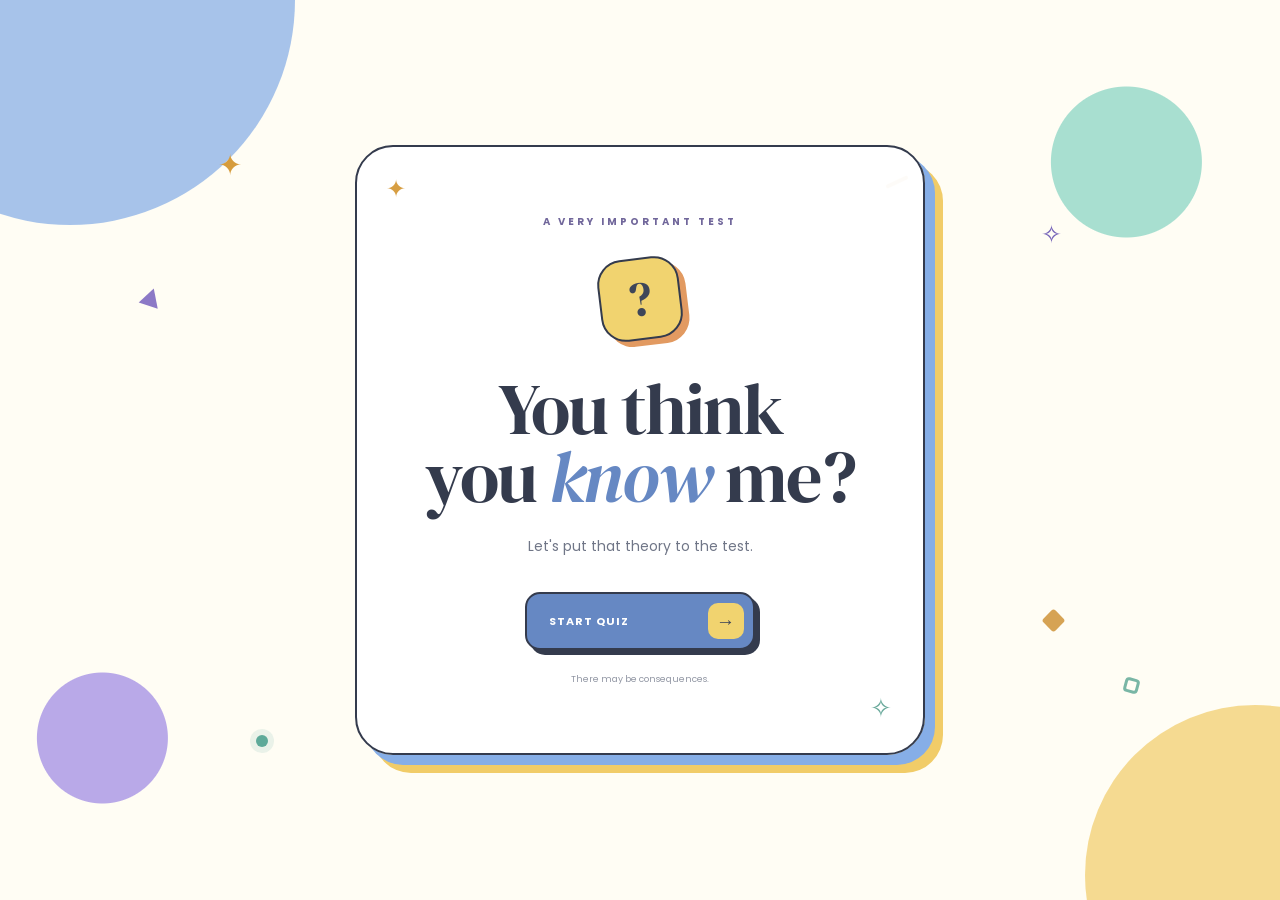
<file: index.html>
<!DOCTYPE html>
<html lang="en">
<head>
    <meta charset="UTF-8">
    <meta name="viewport" content="width=device-width, initial-scale=1.0">
    <title>Friend Quiz</title>
    <link rel="stylesheet" href="style.css">
</head>

<body>

    <main class="landing">

        <!-- Floating decorations -->
        <div class="float-item one">✦</div>
        <div class="float-item two">✧</div>
        <div class="float-item three"></div>
        <div class="float-item four"></div>
        <div class="float-item five"></div>
        <div class="float-item six"></div>
        <div class="float-item seven"></div>

        <!-- Main quiz card -->
        <section class="quiz-intro">

            <p class="label">A VERY IMPORTANT TEST</p>

            <div class="question-mark">
                ?
            </div>

            <h1>
                You think<br>
                you <em>know</em> me?
            </h1>

            <p class="subtitle">
                Let's put that theory to the test.
            </p>

            <a href="quiz.html" class="start">
                <span>START QUIZ</span>
                <b>→</b>
            </a>

            <p class="tiny-text">
                There may be consequences.
            </p>

        </section>

    </main>

</body>
</html>
</file>
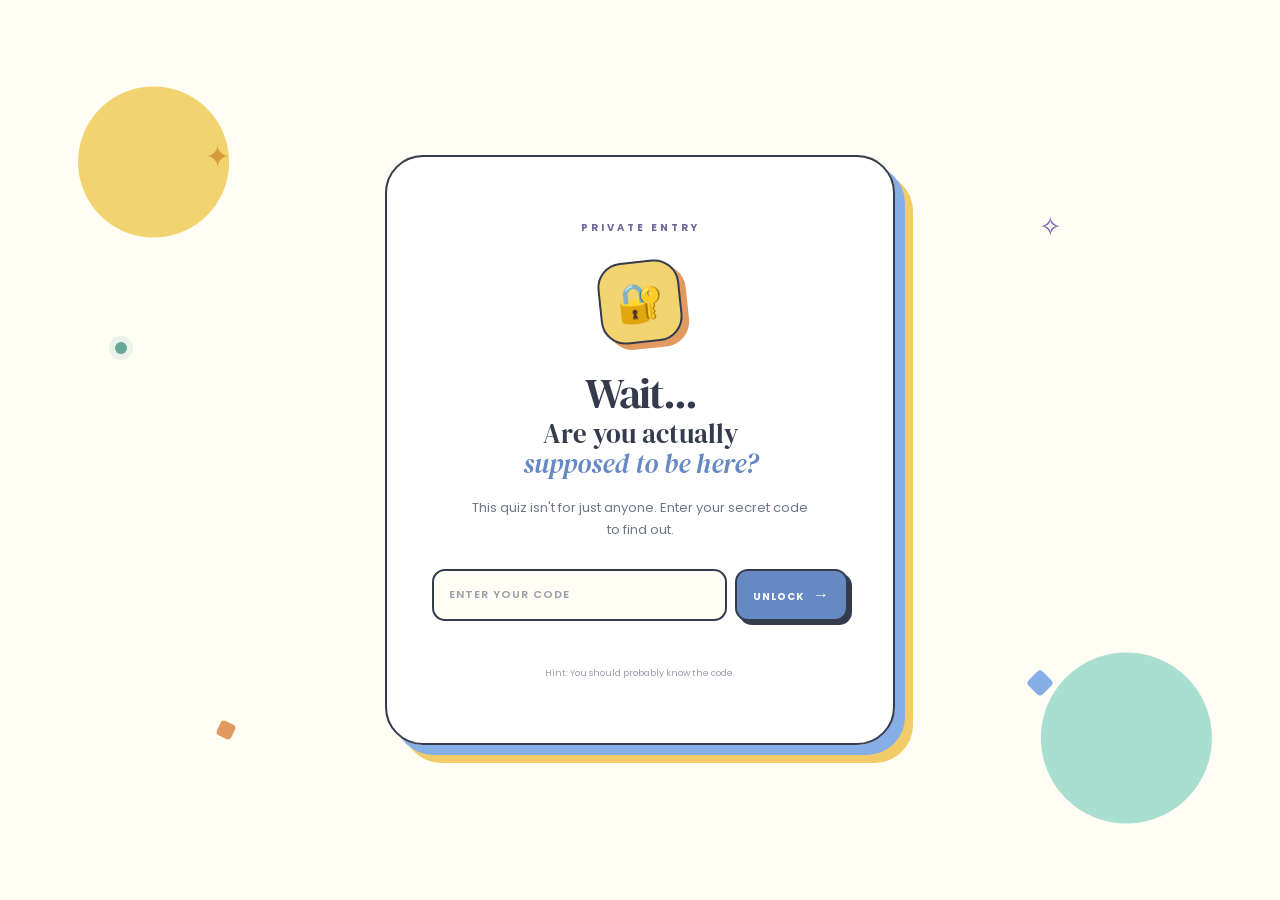
<file: game.html>
<!DOCTYPE html>
<html lang="en">
<head>
    <meta charset="UTF-8">
    <meta name="viewport" content="width=device-width, initial-scale=1.0">

    <title>Friend Quiz</title>

    <link rel="stylesheet" href="style.css">
</head>

<body>

    <main class="game-page">

        <!-- BACKGROUND DECORATIONS -->

        <div class="game-shape game-shape-one">✦</div>
        <div class="game-shape game-shape-two">✧</div>
        <div class="game-shape game-shape-three"></div>
        <div class="game-shape game-shape-four"></div>
        <div class="game-shape game-shape-five"></div>


        <!-- TOP BAR -->

        <header class="game-header">

            <div class="round-info">

                <span class="small-label">
                    FRIENDSHIP TEST
                </span>

                <strong id="roundNumber">
                    ROUND 1 / 5
                </strong>

            </div>


            <div class="score-box">

                <span>
                    SCORE
                </span>

                <strong id="score">
                    0
                </strong>

            </div>

        </header>


        <!-- PROGRESS -->

        <div class="progress-area">

            <div class="progress-text">

                <span id="questionCount">
                    QUESTION 1 / 20
                </span>

                <span id="percentage">
                    0%
                </span>

            </div>

            <div class="progress-track">

                <div
                    class="progress-fill"
                    id="progressFill">
                </div>

            </div>

        </div>


        <!-- ROUND INTRO -->

        <section
            class="round-intro"
            id="roundIntro">

            <p class="round-tag">
                ROUND 1
            </p>

            <h1 id="roundTitle">
                Surely You Know This
            </h1>

            <p id="roundSubtitle">
                We've known each other long enough...
            </p>

            <button
                class="continue-btn"
                id="continueBtn">

                LET'S GO

                <span>→</span>

            </button>

        </section>


        <!-- QUESTION CARD -->

        <section
            class="question-card"
            id="questionCard">

            <div class="question-number">
                Q<span id="currentQuestion">1</span>
            </div>

            <h2 id="questionText">
                Question goes here
            </h2>


            <div
                class="answers"
                id="answers">

                <button class="answer">
                    <span class="answer-letter">A</span>
                    <span class="answer-text">Answer</span>
                </button>

                <button class="answer">
                    <span class="answer-letter">B</span>
                    <span class="answer-text">Answer</span>
                </button>

                <button class="answer">
                    <span class="answer-letter">C</span>
                    <span class="answer-text">Answer</span>
                </button>

                <button class="answer">
                    <span class="answer-letter">D</span>
                    <span class="answer-text">Answer</span>
                </button>

            </div>


            <div
                class="answer-reaction"
                id="answerReaction">

                <span id="reactionIcon">
                    ✨
                </span>

                <span id="reactionText">
                    Choose wisely...
                </span>

            </div>

        </section>


        <!-- NEXT BUTTON -->

        <button
            class="next-btn"
            id="nextBtn">

            NEXT

            <span>→</span>

        </button>


        <!-- BOTTOM MESSAGE -->

        <p class="game-footer">
            Choose carefully. Your friendship depends on it.
        </p>


    </main>


    <script src="config.js"></script>
    <script src="game.js"></script>

</body>
</html>
</file>
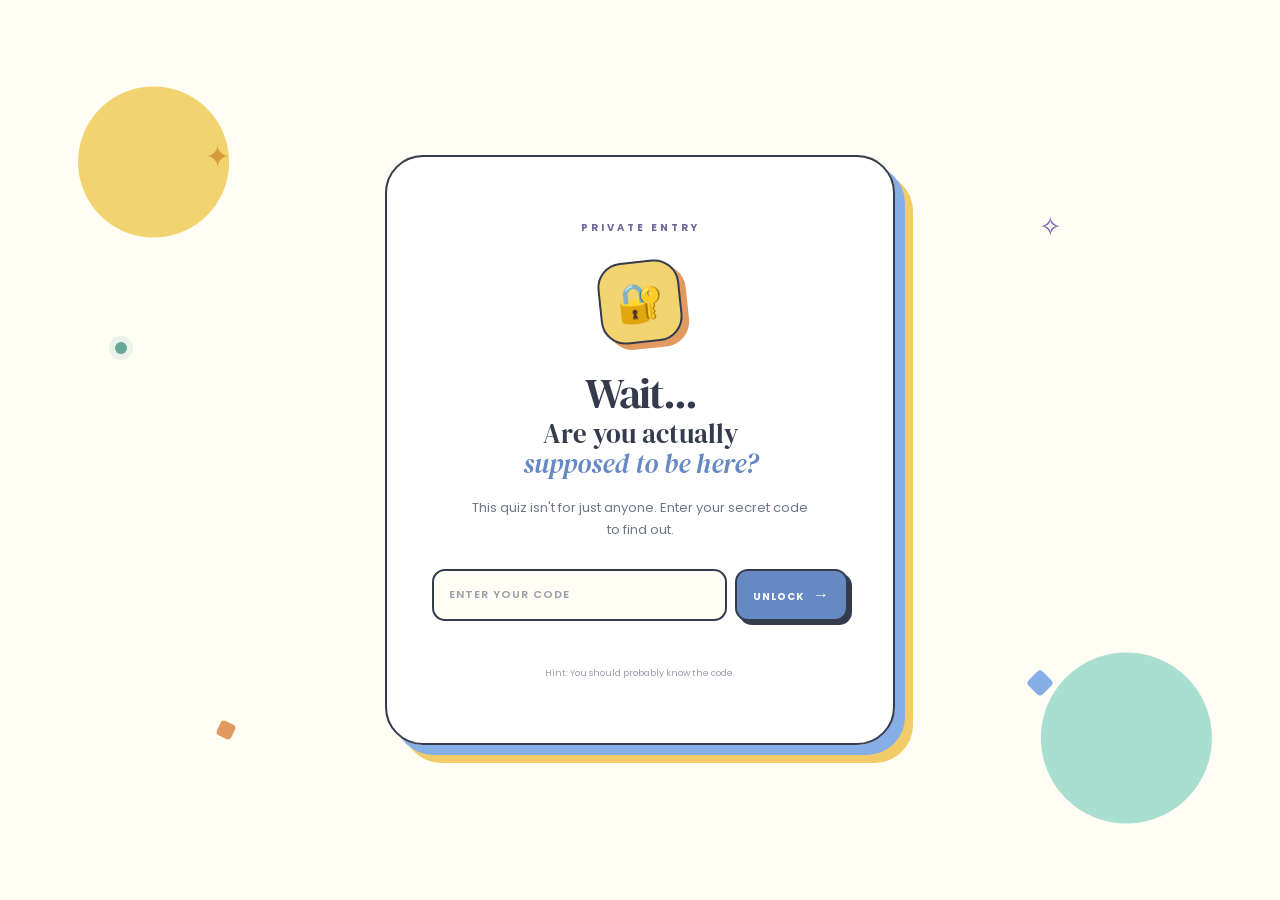
<file: quiz.html>
<!DOCTYPE html>
<html lang="en">
<head>
    <meta charset="UTF-8">
    <meta name="viewport" content="width=device-width, initial-scale=1.0">
    <title>You've Been Invited</title>
    <link rel="stylesheet" href="style.css">
</head>

<body>

    <main class="access-page">

        <div class="access-shape shape-one">✦</div>
        <div class="access-shape shape-two">✧</div>
        <div class="access-shape shape-three"></div>
        <div class="access-shape shape-four"></div>
        <div class="access-shape shape-five"></div>

        <section class="access-card">

            <p class="access-label">PRIVATE ENTRY</p>

            <div class="lock-icon">
                🔐
            </div>

            <h1>
                Wait...
            </h1>

            <p class="access-title">
                Are you actually<br>
                <em>supposed to be here?</em>
            </p>

            <p class="access-text">
                This quiz isn't for just anyone.
                Enter your secret code to find out.
            </p>

            <div class="code-box">
                <input
                    type="text"
                    id="secretCode"
                    placeholder="ENTER YOUR CODE"
                    maxlength="20"
                    autocomplete="off"
                >

                <button id="unlockBtn">
                    UNLOCK
                    <span>→</span>
                </button>
            </div>

            <p id="errorMessage" class="error-message"></p>

            <p class="access-hint">
                Hint: You should probably know the code.
            </p>

        </section>

    </main>

   <script src="config.js"></script>
<script src="quiz.js"></script>

</body>
</html>
</file>
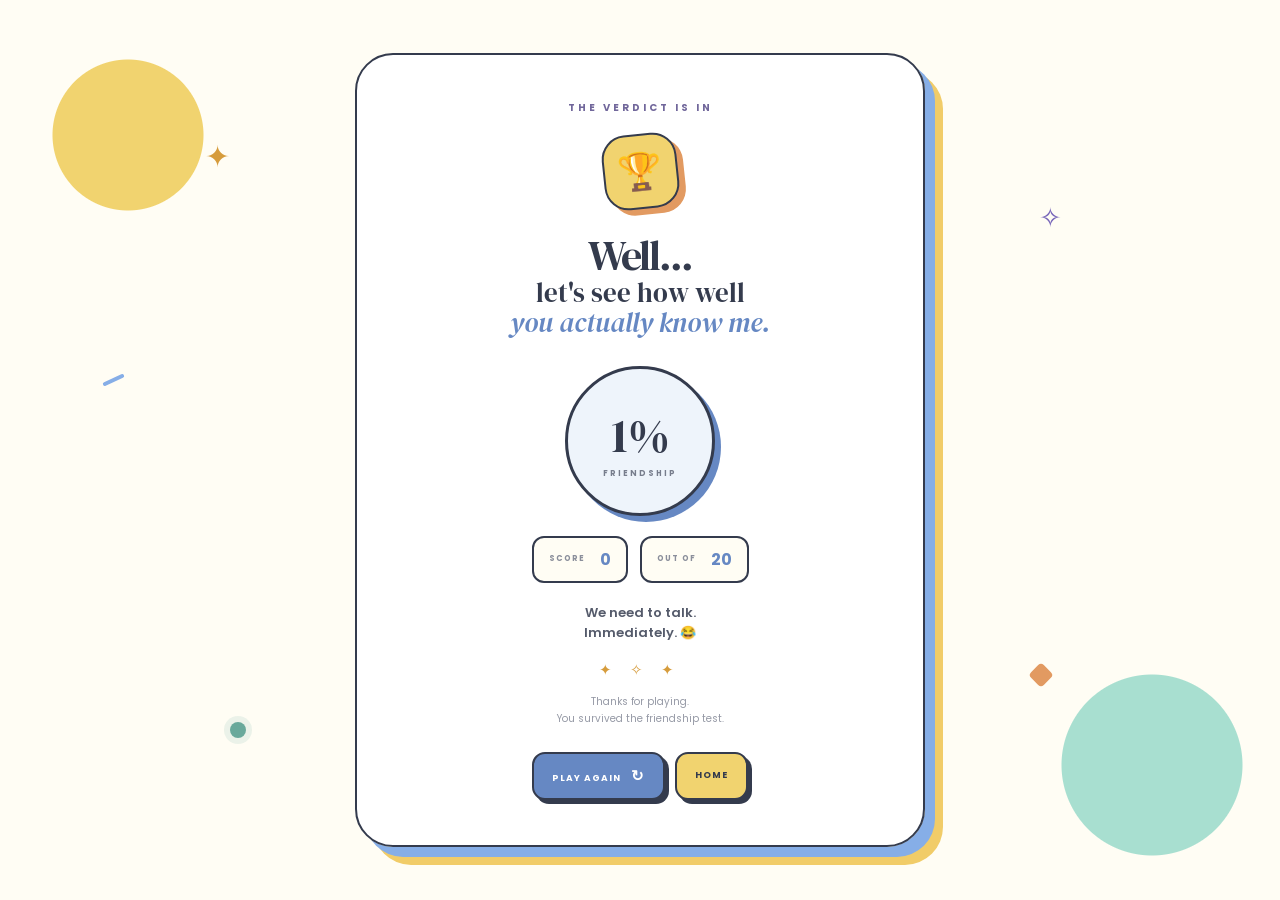
<file: result.html>
<!DOCTYPE html>
<html lang="en">

<head>
    <meta charset="UTF-8">
    <meta name="viewport" content="width=device-width, initial-scale=1.0">

    <title>Your Results</title>

    <link rel="stylesheet" href="style.css">
</head>

<body>

    <main class="result-page">

        <div class="result-shape result-one">✦</div>
        <div class="result-shape result-two">✧</div>
        <div class="result-shape result-three"></div>
        <div class="result-shape result-four"></div>
        <div class="result-shape result-five"></div>


        <section class="result-card">

            <p class="result-label">
                THE VERDICT IS IN
            </p>


            <div class="trophy">
                🏆
            </div>


            <h1>
                Well...
            </h1>

            <p class="result-title">
                let's see how well<br>
                <em>you actually know me.</em>
            </p>


            <div class="score-circle">

                <div class="score-number" id="percentage">
                    0%
                </div>

                <span>
                    FRIENDSHIP
                </span>

            </div>


            <div class="score-details">

                <div class="detail-box">

                    <span>
                        SCORE
                    </span>

                    <strong id="score">
                        0
                    </strong>

                </div>


                <div class="detail-box">

                    <span>
                        OUT OF
                    </span>

                    <strong id="total">
                        20
                    </strong>

                </div>

            </div>


            <p
                class="result-message"
                id="resultMessage">
                Calculating your friendship status...
            </p>


            <div class="result-divider">
                ✦ ✧ ✦
            </div>


            <p class="final-message">
                Thanks for playing.
                <br>
                You survived the friendship test.
            </p>


            <div class="result-buttons">

                <button
                    class="play-again"
                    id="playAgain">

                    PLAY AGAIN
                    <span>↻</span>

                </button>

                <button
                    class="home-btn"
                    id="homeBtn">

                    HOME

                </button>

            </div>

        </section>

    </main>


    <script src="result.js"></script>

</body>

</html>
</file>
<file: style.css>
@import url('https://fonts.googleapis.com/css2?family=DM+Serif+Display:ital@0;1&family=Poppins:wght@400;500;600;700&display=swap');

* {
    margin: 0;
    padding: 0;
    box-sizing: border-box;
}

body {
    min-height: 100vh;
    font-family: 'Poppins', sans-serif;
    overflow: hidden;
}

.landing {
    min-height: 100vh;
    position: relative;
    display: flex;
    align-items: center;
    justify-content: center;
    overflow: hidden;

    background:
        radial-gradient(circle at 88% 18%, #a8dfd0 0 75px, transparent 76px),
        radial-gradient(circle at 8% 82%, #b9a9e8 0 65px, transparent 66px),
        #fffdf4;
}

/* BACKGROUND BLOBS */

.landing::before {
    content: "";
    position: absolute;
    width: 450px;
    height: 450px;
    border-radius: 50%;
    background: #86aee7;
    top: -225px;
    left: -155px;
    opacity: 0.72;
}

.landing::after {
    content: "";
    position: absolute;
    width: 340px;
    height: 340px;
    border-radius: 50%;
    background: #f1cc68;
    right: -145px;
    bottom: -145px;
    opacity: 0.7;
}

/* FUN FLOATING ELEMENTS */

.float-item {
    position: absolute;
    z-index: 3;
    pointer-events: none;
}

/* star */

.one {
    top: 16%;
    left: 17%;
    color: #d69c3c;
    font-size: 29px;
    animation: floatOne 4s ease-in-out infinite;
}

/* sparkle */

.two {
    right: 17%;
    top: 24%;
    color: #7563b8;
    font-size: 25px;
    animation: floatTwo 5s ease-in-out infinite;
}

/* little dot */

.three {
    bottom: 17%;
    left: 20%;
    width: 12px;
    height: 12px;
    border-radius: 50%;
    background: #5eaa99;
    box-shadow: 0 0 0 6px rgba(94, 170, 153, 0.13);
    animation: floatThree 4.5s ease-in-out infinite;
}

/* DIAMOND */

.four {
    top: 68%;
    right: 17%;
    width: 17px;
    height: 17px;
    background: #d6a354;
    transform: rotate(45deg);
    border-radius: 3px;
    animation: diamondFloat 5s ease-in-out infinite;
}

/* TRIANGLE */

.five {
    top: 32%;
    left: 11%;
    width: 0;
    height: 0;
    border-left: 10px solid transparent;
    border-right: 10px solid transparent;
    border-bottom: 18px solid #8c79c6;
    transform: rotate(18deg);
    animation: triangleFloat 6s ease-in-out infinite;
}

/* SMALL SQUARE */

.six {
    bottom: 23%;
    right: 11%;
    width: 15px;
    height: 15px;
    border: 3px solid #79b6a5;
    border-radius: 4px;
    transform: rotate(15deg);
    animation: squareFloat 5s ease-in-out infinite;
}

/* DASH */

.seven {
    top: 20%;
    right: 29%;
    width: 24px;
    height: 4px;
    border-radius: 5px;
    background: #d6a354;
    transform: rotate(-25deg);
}

/* MAIN CARD */

.quiz-intro {
    width: min(88%, 570px);
    min-height: 610px;

    background: rgba(255, 255, 255, 0.96);

    border-radius: 38px;
    position: relative;
    z-index: 5;

    display: flex;
    flex-direction: column;
    align-items: center;
    justify-content: center;

    text-align: center;
    padding: 55px 40px;

    border: 2px solid #343b4d;

    box-shadow:
        10px 10px 0 #86aee7,
        18px 18px 0 #f1cc68;

    animation: appear 0.8s ease;
}

/* TOP LABEL */

.label {
    font-size: 10px;
    font-weight: 700;
    letter-spacing: 3px;
    color: #71679b;
    margin-bottom: 28px;
}

/* QUESTION MARK */

.question-mark {
    width: 82px;
    height: 82px;

    border-radius: 25px;

    background: #f1d36f;
    color: #3e4659;

    display: flex;
    align-items: center;
    justify-content: center;

    font-family: 'DM Serif Display', serif;
    font-size: 48px;

    transform: rotate(-7deg);

    border: 2px solid #343b4d;

    box-shadow: 6px 6px 0 #e29a61;

    margin-bottom: 35px;

    transition: 0.3s ease;
}

.quiz-intro:hover .question-mark {
    transform: rotate(5deg) translateY(-6px);
}

/* HEADING */

h1 {
    font-family: 'DM Serif Display', serif;
    font-size: clamp(48px, 8vw, 72px);
    font-weight: 400;
    line-height: 0.95;
    letter-spacing: -2px;
    color: #343b4d;
}

h1 em {
    color: #6688c3;
    font-style: italic;
}

/* SUBTITLE */

.subtitle {
    margin-top: 25px;
    font-size: 14px;
    color: #707687;
}

/* BUTTON */

.start {
    margin-top: 35px;
    width: 230px;

    padding: 9px 9px 9px 22px;

    border-radius: 15px;

    background: #6688c3;
    color: white;

    text-decoration: none;

    display: flex;
    align-items: center;
    justify-content: space-between;

    font-size: 11px;
    font-weight: 700;
    letter-spacing: 1px;

    border: 2px solid #343b4d;

    box-shadow: 5px 5px 0 #343b4d;

    transition: 0.2s ease;
}

.start b {
    width: 36px;
    height: 36px;

    border-radius: 10px;

    background: #f1d36f;
    color: #3f4658;

    display: flex;
    align-items: center;
    justify-content: center;

    font-size: 19px;

    transition: 0.25s ease;
}

.start:hover {
    transform: translate(-3px, -3px);
    box-shadow: 8px 8px 0 #343b4d;
    background: #597bb7;
}

.start:hover b {
    transform: translateX(5px) rotate(-5deg);
}

/* BOTTOM TEXT */

.tiny-text {
    margin-top: 23px;
    font-size: 9px;
    color: #9297a4;
}

/* CARD DECORATIONS */

.quiz-intro::before {
    content: "✦";

    position: absolute;

    top: 24px;
    left: 29px;

    color: #d79e42;
    font-size: 24px;

    animation: spin 5s linear infinite;
}

.quiz-intro::after {
    content: "✧";

    position: absolute;

    bottom: 25px;
    right: 31px;

    color: #69a99b;
    font-size: 26px;

    animation: floatTwo 4s ease-in-out infinite;
}

/* ANIMATIONS */

@keyframes appear {
    from {
        opacity: 0;
        transform: translateY(25px) scale(0.96);
    }

    to {
        opacity: 1;
        transform: translateY(0) scale(1);
    }
}

@keyframes floatOne {
    0%, 100% {
        transform: translateY(0) rotate(0deg);
    }

    50% {
        transform: translateY(-12px) rotate(10deg);
    }
}

@keyframes floatTwo {
    0%, 100% {
        transform: translateY(0) rotate(0deg);
    }

    50% {
        transform: translateY(-10px) rotate(-10deg);
    }
}

@keyframes floatThree {
    0%, 100% {
        transform: translateY(0);
    }

    50% {
        transform: translateY(-14px);
    }
}

@keyframes diamondFloat {
    0%, 100% {
        transform: rotate(45deg) translateY(0);
    }

    50% {
        transform: rotate(55deg) translateY(-10px);
    }
}

@keyframes triangleFloat {
    0%, 100% {
        transform: rotate(18deg) translateY(0);
    }

    50% {
        transform: rotate(28deg) translateY(-10px);
    }
}

@keyframes squareFloat {
    0%, 100% {
        transform: rotate(15deg) translateY(0);
    }

    50% {
        transform: rotate(25deg) translateY(-9px);
    }
}

@keyframes spin {
    from {
        transform: rotate(0deg);
    }

    to {
        transform: rotate(360deg);
    }
}

/* ================= MOBILE ================= */

@media (max-width: 650px) {

    .game-page {
        min-height: 100vh;
        height: auto;
        padding: 25px 5% 30px;
        overflow-x: hidden;
        overflow-y: auto;
    }

    .game-header {
        width: 100%;
    }

    .round-info strong {
        font-size: 21px;
    }

    .progress-area {
        width: 100%;
        margin-top: 22px;
    }

    .round-intro {
        width: 100%;
        min-height: 350px;
        padding: 35px 25px;
        margin-top: 35px;
    }

    .round-intro h1 {
        font-size: 45px;
    }

    .question-card {
        width: 100%;
        padding: 30px 22px;
        margin-top: 30px;
        margin-bottom: 15px;
        overflow: visible;
        box-sizing: border-box;
    }

    .question-card h2 {
        font-size: 30px;
        line-height: 1.15;
    }

    .answers {
        width: 100%;
        grid-template-columns: 1fr;
        gap: 10px;
    }

    .answer {
        width: 100%;
        min-height: 60px;
        height: auto;
        padding: 12px 13px;
        box-sizing: border-box;
    }

    .answer-text {
        font-size: 12px;
        line-height: 1.4;
    }

    .answer-reaction {
        min-height: 25px;
        margin-top: 16px;
        margin-bottom: 8px;
        text-align: center;
    }

    .next-btn {
        display: none;
        width: 100%;
        min-height: 54px;
        margin: 15px auto 5px;
        padding: 12px 18px;
        position: relative;
        z-index: 20;
        box-sizing: border-box;
        align-items: center;
        justify-content: center;
    }

    .score-box {
        min-width: 72px;
        padding: 8px 10px;
    }

    .game-footer {
        margin-top: 20px;
        padding-top: 15px;
        padding-bottom: 10px;
    }

    .game-shape-one {
        left: 2%;
    }

    .game-shape-two {
        right: 2%;
    }
}
/* ================= ACCESS PAGE ================= */

.access-page {
    min-height: 100vh;
    position: relative;
    display: flex;
    align-items: center;
    justify-content: center;
    overflow: hidden;
    background:
        radial-gradient(circle at 12% 18%, #f1d36f 0 75px, transparent 76px),
        radial-gradient(circle at 88% 82%, #a8dfd0 0 85px, transparent 86px),
        #fffdf4;
}

/* BACKGROUND SHAPES */

.access-shape {
    position: absolute;
    pointer-events: none;
}

.shape-one {
    top: 15%;
    left: 16%;
    color: #d69c3c;
    font-size: 30px;
    animation: floatOne 4s ease-in-out infinite;
}

.shape-two {
    top: 23%;
    right: 17%;
    color: #7563b8;
    font-size: 27px;
    animation: floatTwo 5s ease-in-out infinite;
}

.shape-three {
    bottom: 18%;
    left: 17%;
    width: 16px;
    height: 16px;
    background: #e29a61;
    border-radius: 4px;
    transform: rotate(25deg);
    animation: squareFloat 5s ease-in-out infinite;
}

.shape-four {
    bottom: 23%;
    right: 18%;
    width: 20px;
    height: 20px;
    background: #86aee7;
    transform: rotate(45deg);
    border-radius: 4px;
    animation: diamondFloat 5s ease-in-out infinite;
}

.shape-five {
    top: 38%;
    left: 9%;
    width: 12px;
    height: 12px;
    border-radius: 50%;
    background: #69a99b;
    box-shadow: 0 0 0 6px rgba(105, 169, 155, 0.13);
}

/* CARD */

.access-card {
    width: min(90%, 510px);
    min-height: 590px;

    position: relative;
    z-index: 5;

    background: rgba(255, 255, 255, 0.96);

    border: 2px solid #343b4d;
    border-radius: 38px;

    padding: 55px 45px;

    display: flex;
    flex-direction: column;
    align-items: center;
    justify-content: center;

    text-align: center;

    box-shadow:
        10px 10px 0 #86aee7,
        18px 18px 0 #f1cc68;

    animation: appear 0.8s ease;
}

/* LABEL */

.access-label {
    font-size: 10px;
    font-weight: 700;
    letter-spacing: 3px;
    color: #71679b;
    margin-bottom: 25px;
}

/* LOCK */

.lock-icon {
    width: 82px;
    height: 82px;

    display: flex;
    align-items: center;
    justify-content: center;

    background: #f1d36f;
    border: 2px solid #343b4d;
    border-radius: 25px;

    font-size: 38px;

    transform: rotate(-6deg);

    box-shadow: 6px 6px 0 #e29a61;

    margin-bottom: 30px;

    transition: 0.3s ease;
}

.access-card:hover .lock-icon {
    transform: rotate(5deg) translateY(-5px);
}

/* HEADING */

.access-card h1 {
    font-family: 'DM Serif Display', serif;
    font-size: 43px;
    font-weight: 400;
    color: #343b4d;
    margin-bottom: 5px;
}

.access-title {
    font-family: 'DM Serif Display', serif;
    font-size: 27px;
    line-height: 1.1;
    color: #343b4d;
}

.access-title em {
    color: #6688c3;
    font-style: italic;
}

/* DESCRIPTION */

.access-text {
    max-width: 350px;
    margin-top: 18px;

    font-size: 13px;
    line-height: 1.7;
    color: #707687;
}

/* CODE BOX */

.code-box {
    width: 100%;
    margin-top: 28px;

    display: flex;
    gap: 8px;
}

.code-box input {
    min-width: 0;
    flex: 1;

    height: 52px;

    padding: 0 15px;

    border: 2px solid #343b4d;
    border-radius: 13px;

    background: #fffdf4;

    font-family: 'Poppins', sans-serif;
    font-size: 11px;
    font-weight: 600;
    letter-spacing: 1px;

    outline: none;
    color: #343b4d;

    transition: 0.2s ease;
}

.code-box input:focus {
    box-shadow: 4px 4px 0 #f1cc68;
    transform: translateY(-2px);
}

.code-box input::placeholder {
    color: #9b9eaa;
}

/* BUTTON */

.code-box button {
    height: 52px;

    padding: 0 16px;

    border: 2px solid #343b4d;
    border-radius: 13px;

    background: #6688c3;
    color: white;

    font-family: 'Poppins', sans-serif;
    font-size: 10px;
    font-weight: 700;
    letter-spacing: 1px;

    cursor: pointer;

    box-shadow: 4px 4px 0 #343b4d;

    transition: 0.2s ease;
}

.code-box button span {
    margin-left: 6px;
    font-size: 16px;
}

.code-box button:hover {
    transform: translate(-2px, -2px);
    box-shadow: 6px 6px 0 #343b4d;
    background: #597bb7;
}

/* ERROR */

.error-message {
    min-height: 18px;

    margin-top: 12px;

    font-size: 11px;
    font-weight: 600;

    color: #c7774e;
}

/* HINT */

.access-hint {
    margin-top: 16px;

    font-size: 9px;
    color: #999daa;
}

/* MOBILE */

@media (max-width: 600px) {

    .access-card {
        width: 86%;
        min-height: 570px;
        padding: 45px 25px;

        border-radius: 30px;

        box-shadow:
            7px 7px 0 #86aee7,
            13px 13px 0 #f1cc68;
    }

    .code-box {
        flex-direction: column;
    }

    .code-box input,
    .code-box button {
        width: 100%;
    }

    .access-card h1 {
        font-size: 38px;
    }

    .access-title {
        font-size: 24px;
    }

    .shape-one {
        left: 6%;
    }

    .shape-two {
        right: 6%;
    }
}
/* ================= GAME PAGE ================= */

.game-page {
    min-height: 100vh;
    position: relative;
    overflow: hidden;

    background:
        radial-gradient(
            circle at 8% 15%,
            #f1d36f 0 70px,
            transparent 71px
        ),
        radial-gradient(
            circle at 92% 85%,
            #a8dfd0 0 85px,
            transparent 86px
        ),
        #fffdf4;

    padding: 35px 7% 25px;

    display: flex;
    flex-direction: column;
}


/* ================= DECORATIONS ================= */

.game-shape {
    position: absolute;
    pointer-events: none;
    z-index: 0;
}

.game-shape-one {
    top: 17%;
    left: 5%;
    color: #d69c3c;
    font-size: 28px;
    animation: floatOne 4s ease-in-out infinite;
}

.game-shape-two {
    top: 20%;
    right: 6%;
    color: #7563b8;
    font-size: 27px;
    animation: floatTwo 5s ease-in-out infinite;
}

.game-shape-three {
    bottom: 18%;
    left: 6%;
    width: 15px;
    height: 15px;
    border-radius: 50%;
    background: #69a99b;
    box-shadow:
        0 0 0 6px rgba(105, 169, 155, 0.13);
    animation: floatThree 4s ease-in-out infinite;
}

.game-shape-four {
    top: 70%;
    right: 8%;
    width: 17px;
    height: 17px;
    background: #e29a61;
    transform: rotate(45deg);
    border-radius: 3px;
    animation: diamondFloat 5s ease-in-out infinite;
}

.game-shape-five {
    top: 42%;
    left: 2%;
    width: 20px;
    height: 4px;
    border-radius: 5px;
    background: #86aee7;
    transform: rotate(-25deg);
}


/* ================= HEADER ================= */

.game-header {
    width: min(100%, 1000px);
    margin: 0 auto;

    display: flex;
    align-items: center;
    justify-content: space-between;

    position: relative;
    z-index: 5;
}

.round-info {
    display: flex;
    flex-direction: column;
    gap: 5px;
}

.small-label {
    font-size: 9px;
    font-weight: 700;
    letter-spacing: 2px;
    color: #71679b;
}

.round-info strong {
    font-family: 'DM Serif Display', serif;
    font-size: 25px;
    font-weight: 400;
    color: #343b4d;
}

.score-box {
    min-width: 85px;
    padding: 9px 15px;

    border: 2px solid #343b4d;
    border-radius: 14px;

    background: white;

    display: flex;
    align-items: center;
    justify-content: space-between;
    gap: 12px;

    box-shadow: 4px 4px 0 #f1cc68;
}

.score-box span {
    font-size: 8px;
    font-weight: 700;
    letter-spacing: 1px;
    color: #888d9c;
}

.score-box strong {
    font-size: 18px;
    color: #6688c3;
}


/* ================= PROGRESS ================= */

.progress-area {
    width: min(100%, 1000px);
    margin: 28px auto 0;

    position: relative;
    z-index: 5;
}

.progress-text {
    display: flex;
    justify-content: space-between;

    margin-bottom: 8px;

    font-size: 9px;
    font-weight: 700;
    letter-spacing: 1px;

    color: #858a98;
}

.progress-track {
    width: 100%;
    height: 8px;

    border: 2px solid #343b4d;
    border-radius: 20px;

    background: white;

    overflow: hidden;
}

.progress-fill {
    width: 0%;
    height: 100%;

    border-radius: 20px;

    background: #6688c3;

    transition: width 0.5s ease;
}


/* ================= ROUND INTRO ================= */

.round-intro {
    width: min(90%, 700px);

    min-height: 370px;

    margin: 45px auto 0;

    padding: 45px;

    position: relative;
    z-index: 5;

    background: rgba(255, 255, 255, 0.96);

    border: 2px solid #343b4d;
    border-radius: 35px;

    box-shadow:
        9px 9px 0 #86aee7,
        16px 16px 0 #f1cc68;

    display: flex;
    flex-direction: column;
    align-items: center;
    justify-content: center;

    text-align: center;

    animation: appear 0.6s ease;
}

.round-tag {
    font-size: 10px;
    font-weight: 700;
    letter-spacing: 3px;
    color: #71679b;

    margin-bottom: 20px;
}

.round-intro h1 {
    font-family: 'DM Serif Display', serif;
    font-size: clamp(42px, 7vw, 65px);
    line-height: 1;

    font-weight: 400;

    color: #343b4d;
}

.round-intro p:not(.round-tag) {
    margin-top: 18px;

    font-size: 13px;

    color: #777c8b;
}

.continue-btn {
    margin-top: 30px;

    padding: 12px 17px 12px 23px;

    border: 2px solid #343b4d;
    border-radius: 14px;

    background: #6688c3;
    color: white;

    font-family: 'Poppins', sans-serif;
    font-size: 10px;
    font-weight: 700;
    letter-spacing: 1px;

    cursor: pointer;

    box-shadow: 5px 5px 0 #343b4d;

    transition: 0.2s ease;
}

.continue-btn span {
    margin-left: 8px;
    font-size: 17px;
}

.continue-btn:hover {
    transform: translate(-2px, -2px);
    box-shadow: 7px 7px 0 #343b4d;
}


/* ================= QUESTION CARD ================= */

.question-card {
    display: none;

    width: min(90%, 800px);

    margin: 40px auto 0;

    padding: 45px;

    position: relative;
    z-index: 5;

    background: rgba(255, 255, 255, 0.97);

    border: 2px solid #343b4d;
    border-radius: 32px;

    box-shadow:
        8px 8px 0 #86aee7,
        15px 15px 0 #f1cc68;

    animation: questionAppear 0.45s ease;
}

.question-number {
    display: inline-flex;

    padding: 7px 13px;

    border-radius: 10px;

    background: #f1d36f;

    border: 2px solid #343b4d;

    font-size: 10px;
    font-weight: 700;

    color: #343b4d;
}

.question-card h2 {
    margin-top: 25px;

    font-family: 'DM Serif Display', serif;

    font-size: clamp(28px, 5vw, 43px);

    font-weight: 400;
    line-height: 1.1;

    color: #343b4d;
}


/* ================= ANSWERS ================= */

.answers {
    margin-top: 30px;

    display: grid;

    grid-template-columns: 1fr 1fr;

    gap: 13px;
}

.answer {
    min-height: 67px;

    padding: 10px;

    border: 2px solid #343b4d;
    border-radius: 15px;

    background: #fffdf4;

    display: flex;
    align-items: center;

    text-align: left;

    cursor: pointer;

    font-family: 'Poppins', sans-serif;

    transition:
        transform 0.2s ease,
        background 0.2s ease,
        box-shadow 0.2s ease;
}

.answer:hover {
    transform: translateY(-3px);

    background: #eef4fb;

    box-shadow: 4px 4px 0 #86aee7;
}

.answer-letter {
    width: 38px;
    height: 38px;

    flex-shrink: 0;

    display: flex;
    align-items: center;
    justify-content: center;

    border-radius: 10px;

    background: #e9e0ff;

    color: #71679b;

    font-size: 12px;
    font-weight: 700;

    margin-right: 12px;
}

.answer-text {
    font-size: 12px;
    font-weight: 600;

    color: #4a5060;
}


/* SELECTED */

.answer.selected {
    background: #dce9fb;

    transform: translateY(-3px);

    box-shadow: 4px 4px 0 #6688c3;
}


/* CORRECT */

.answer.correct {
    background: #dcefe9;

    border-color: #5eaa99;

    box-shadow: 4px 4px 0 #5eaa99;
}


/* WRONG */

.answer.wrong {
    background: #f8dfd1;

    border-color: #d48760;

    animation: shake 0.35s ease;
}


/* DISABLED */

.answer.disabled {
    pointer-events: none;
}


/* ================= REACTION ================= */

.answer-reaction {
    min-height: 25px;

    margin-top: 22px;

    display: flex;
    align-items: center;
    justify-content: center;
    gap: 7px;

    font-size: 11px;
    font-weight: 600;

    color: #7d8290;

    opacity: 0;

    transition: 0.3s ease;
}

.answer-reaction.show {
    opacity: 1;
}

#reactionIcon {
    font-size: 17px;
}


/* ================= NEXT BUTTON ================= */

.next-btn {
    display: none;

    align-self: center;

    margin-top: 25px;

    padding: 12px 18px 12px 23px;

    border: 2px solid #343b4d;
    border-radius: 14px;

    background: #71679b;
    color: white;

    font-family: 'Poppins', sans-serif;
    font-size: 10px;
    font-weight: 700;
    letter-spacing: 1px;

    cursor: pointer;

    box-shadow: 5px 5px 0 #343b4d;

    transition: 0.2s ease;
}

.next-btn span {
    margin-left: 8px;
    font-size: 17px;
}

.next-btn:hover {
    transform: translate(-2px, -2px);
    box-shadow: 7px 7px 0 #343b4d;
}


/* ================= FOOTER ================= */

.game-footer {
    margin-top: auto;
    padding-top: 25px;

    text-align: center;

    font-size: 9px;
    color: #969aa6;

    position: relative;
    z-index: 5;
}


/* ================= ANIMATIONS ================= */

@keyframes questionAppear {

    from {
        opacity: 0;
        transform: translateY(18px) scale(0.98);
    }

    to {
        opacity: 1;
        transform: translateY(0) scale(1);
    }
}


/* ================= MOBILE ================= */

@media (max-width: 650px) {

    .game-page {
        min-height: 100vh;
        height: auto;
        padding: 25px 5% 30px;
        overflow-x: hidden;
        overflow-y: auto;
    }

    .game-header {
        width: 100%;
    }

    .round-info strong {
        font-size: 21px;
    }

    .progress-area {
        width: 100%;
        margin-top: 22px;
    }

    .round-intro {
        width: 100%;
        min-height: 350px;
        padding: 35px 25px;
        margin-top: 35px;
    }

    .round-intro h1 {
        font-size: 45px;
    }

    .question-card {
        width: 100%;
        padding: 30px 22px;
        margin-top: 30px;
        margin-bottom: 15px;
        overflow: visible;
    }

    .question-card h2 {
        font-size: 30px;
        line-height: 1.15;
    }

    .answers {
        width: 100%;
        grid-template-columns: 1fr;
        gap: 10px;
    }

    .answer {
        width: 100%;
        min-height: 60px;
        height: auto;
        padding: 12px 13px;
        box-sizing: border-box;
    }

    .answer-text {
        font-size: 12px;
        line-height: 1.4;
    }

    .answer-reaction {
        min-height: 25px;
        margin-top: 16px;
        margin-bottom: 8px;
        text-align: center;
    }

    .next-btn {
        display: none;
        width: 100%;
        min-height: 54px;
        margin: 15px auto 5px;
        padding: 12px 18px;
        position: relative;
        z-index: 20;
        box-sizing: border-box;
        align-items: center;
        justify-content: center;
    }

    .score-box {
        min-width: 72px;
        padding: 8px 10px;
    }

    .game-footer {
        margin-top: 20px;
        padding-top: 15px;
        padding-bottom: 10px;
    }

    .game-shape-one {
        left: 2%;
    }

    .game-shape-two {
        right: 2%;
    }
}
/* ================= QUIZ ANIMATIONS ================= */

.question-change {
    animation: questionChange 0.4s ease;
}

@keyframes questionChange {

    from {
        opacity: 0;
        transform: translateY(15px) scale(0.98);
    }

    to {
        opacity: 1;
        transform: translateY(0) scale(1);
    }
}


/* CONFETTI */

.confetti-piece {
    position: fixed;

    z-index: 100;

    pointer-events: none;

    font-size: 18px;

    animation: confettiFall 1.1s ease-out forwards;
}

@keyframes confettiFall {

    0% {
        opacity: 1;
        transform:
            translateY(0)
            rotate(0deg)
            scale(1);
    }

    100% {
        opacity: 0;

        transform:
            translateY(180px)
            rotate(180deg)
            scale(0.4);
    }
}
/* ================= RESULT PAGE ================= */

.result-page {
    min-height: 100vh;

    position: relative;

    overflow: hidden;

    display: flex;
    align-items: center;
    justify-content: center;

    padding: 40px 20px;

    background:
        radial-gradient(
            circle at 10% 15%,
            #f1d36f 0 75px,
            transparent 76px
        ),
        radial-gradient(
            circle at 90% 85%,
            #a8dfd0 0 90px,
            transparent 91px
        ),
        #fffdf4;
}


/* DECORATIONS */

.result-shape {
    position: absolute;

    pointer-events: none;
}

.result-one {
    top: 15%;
    left: 16%;

    color: #d69c3c;

    font-size: 30px;

    animation: floatOne 4s ease-in-out infinite;
}

.result-two {
    top: 22%;
    right: 17%;

    color: #7563b8;

    font-size: 27px;

    animation: floatTwo 5s ease-in-out infinite;
}

.result-three {
    bottom: 18%;
    left: 18%;

    width: 16px;
    height: 16px;

    border-radius: 50%;

    background: #69a99b;

    box-shadow:
        0 0 0 6px rgba(105, 169, 155, 0.13);

    animation: floatThree 4s ease-in-out infinite;
}

.result-four {
    bottom: 24%;
    right: 18%;

    width: 18px;
    height: 18px;

    background: #e29a61;

    border-radius: 4px;

    transform: rotate(45deg);

    animation: diamondFloat 5s ease-in-out infinite;
}

.result-five {
    top: 42%;
    left: 8%;

    width: 23px;
    height: 4px;

    border-radius: 5px;

    background: #86aee7;

    transform: rotate(-25deg);
}


/* RESULT CARD */

.result-card {
    width: min(92%, 570px);

    min-height: 680px;

    padding: 45px 40px;

    position: relative;
    z-index: 5;

    background: rgba(255, 255, 255, 0.97);

    border: 2px solid #343b4d;

    border-radius: 38px;

    box-shadow:
        10px 10px 0 #86aee7,
        18px 18px 0 #f1cc68;

    display: flex;
    flex-direction: column;
    align-items: center;

    text-align: center;

    animation: resultAppear 0.8s ease;
}


/* LABEL */

.result-label {
    font-size: 10px;

    font-weight: 700;

    letter-spacing: 3px;

    color: #71679b;

    margin-bottom: 18px;
}


/* TROPHY */

.trophy {
    width: 75px;
    height: 75px;

    display: flex;
    align-items: center;
    justify-content: center;

    background: #f1d36f;

    border: 2px solid #343b4d;

    border-radius: 24px;

    font-size: 36px;

    transform: rotate(-6deg);

    box-shadow: 6px 6px 0 #e29a61;

    animation: trophyBounce 2s ease-in-out infinite;
}


/* TITLE */

.result-card h1 {
    margin-top: 27px;

    font-size: 42px;

    color: #343b4d;
}

.result-title {
    margin-top: 2px;

    font-family: 'DM Serif Display', serif;

    font-size: 27px;

    line-height: 1.1;

    color: #343b4d;
}

.result-title em {
    color: #6688c3;

    font-style: italic;
}


/* SCORE CIRCLE */

.score-circle {
    width: 150px;
    height: 150px;

    margin-top: 28px;

    border-radius: 50%;

    background: #eef4fb;

    border: 3px solid #343b4d;

    box-shadow:
        6px 6px 0 #6688c3;

    display: flex;
    flex-direction: column;

    align-items: center;
    justify-content: center;
}

.score-number {
    font-family: 'DM Serif Display', serif;

    font-size: 48px;

    color: #343b4d;
}

.score-circle span {
    font-size: 8px;

    font-weight: 700;

    letter-spacing: 2px;

    color: #777d8c;
}


/* SCORE DETAILS */

.score-details {
    display: flex;

    gap: 12px;

    margin-top: 20px;
}

.detail-box {
    min-width: 95px;

    padding: 9px 15px;

    border: 2px solid #343b4d;

    border-radius: 12px;

    background: #fffdf4;

    display: flex;

    align-items: center;

    justify-content: space-between;

    gap: 15px;
}

.detail-box span {
    font-size: 8px;

    font-weight: 700;

    letter-spacing: 1px;

    color: #8b8f9b;
}

.detail-box strong {
    font-size: 16px;

    color: #6688c3;
}


/* MESSAGE */

.result-message {
    max-width: 400px;

    min-height: 45px;

    margin-top: 20px;

    font-size: 13px;

    font-weight: 600;

    line-height: 1.6;

    color: #555b6b;
}


/* DIVIDER */

.result-divider {
    margin-top: 10px;

    color: #d69c3c;

    font-size: 15px;

    letter-spacing: 7px;
}


/* FINAL MESSAGE */

.final-message {
    margin-top: 12px;

    font-size: 10px;

    line-height: 1.7;

    color: #969aa6;
}


/* BUTTONS */

.result-buttons {
    display: flex;

    gap: 10px;

    margin-top: 25px;
}

.play-again,
.home-btn {
    height: 48px;

    padding: 0 18px;

    border: 2px solid #343b4d;

    border-radius: 13px;

    font-family: 'Poppins', sans-serif;

    font-size: 9px;

    font-weight: 700;

    letter-spacing: 1px;

    cursor: pointer;

    transition: 0.2s ease;
}

.play-again {
    background: #6688c3;

    color: white;

    box-shadow: 4px 4px 0 #343b4d;
}

.play-again span {
    margin-left: 7px;

    font-size: 15px;
}

.play-again:hover {
    transform: translate(-2px, -2px);

    box-shadow: 6px 6px 0 #343b4d;
}

.home-btn {
    background: #f1d36f;

    color: #343b4d;

    box-shadow: 4px 4px 0 #343b4d;
}

.home-btn:hover {
    transform: translate(-2px, -2px);

    box-shadow: 6px 6px 0 #343b4d;
}


/* ANIMATIONS */

@keyframes resultAppear {

    from {
        opacity: 0;

        transform:
            translateY(30px)
            scale(0.95);
    }

    to {
        opacity: 1;

        transform:
            translateY(0)
            scale(1);
    }
}

@keyframes trophyBounce {

    0%,
    100% {
        transform: rotate(-6deg) translateY(0);
    }

    50% {
        transform: rotate(5deg) translateY(-7px);
    }
}


/* MOBILE */

@media (max-width: 600px) {

    .result-card {
        width: 88%;

        min-height: 650px;

        padding: 40px 25px;

        border-radius: 30px;

        box-shadow:
            7px 7px 0 #86aee7,
            13px 13px 0 #f1cc68;
    }

    .result-card h1 {
        font-size: 37px;
    }

    .result-title {
        font-size: 23px;
    }

    .score-circle {
        width: 135px;
        height: 135px;
    }

    .score-number {
        font-size: 43px;
    }

    .result-buttons {
        width: 100%;

        flex-direction: column;
    }

    .play-again,
    .home-btn {
        width: 100%;
    }

}
.streak-popup {
    position: fixed;
    top: 45%;
    left: 50%;
    transform: translate(-50%, -50%) scale(0.6);
    z-index: 200;
    padding: 16px 28px;
    border-radius: 18px;
    background: #f1cc68;
    color: #343b4d;
    font-size: 22px;
    font-weight: 800;
    letter-spacing: 1px;
    box-shadow: 0 12px 30px rgba(52, 59, 77, 0.2);
    animation: streakPop 1.3s ease forwards;
    pointer-events: none;
}

@keyframes streakPop {
    0% {
        opacity: 0;
        transform: translate(-50%, -50%) scale(0.6) rotate(-5deg);
    }

    20% {
        opacity: 1;
        transform: translate(-50%, -50%) scale(1.1) rotate(2deg);
    }

    40% {
        transform: translate(-50%, -50%) scale(1) rotate(0);
    }

    80% {
        opacity: 1;
    }

    100% {
        opacity: 0;
        transform: translate(-50%, -70%) scale(0.9);
    }
}

.streak-broken {
    position: fixed;
    top: 45%;
    left: 50%;
    transform: translate(-50%, -50%);
    z-index: 200;
    padding: 14px 25px;
    border-radius: 16px;
    background: #71679b;
    color: #fffdf4;
    font-size: 20px;
    font-weight: 800;
    letter-spacing: 1px;
    animation: brokenPop 1.2s ease forwards;
    pointer-events: none;
}

@keyframes brokenPop {
    0% {
        opacity: 0;
        transform: translate(-50%, -50%) scale(0.7);
    }

    20% {
        opacity: 1;
        transform: translate(-50%, -50%) scale(1.05);
    }

    40% {
        transform: translate(-50%, -50%) scale(1);
    }

    100% {
        opacity: 0;
        transform: translate(-50%, -45%) scale(0.95);
    }
}
/* ================= THEMES ================= */

.game-page.theme-yellow {
    --theme-main: #f1cc68;
    --theme-dark: #b89432;
    --theme-light: #fff9df;
    --theme-accent: #86aee7;
}

.game-page.theme-pink {
    --theme-main: #d99acb;
    --theme-dark: #a85f91;
    --theme-light: #fff0f8;
    --theme-accent: #f1cc68;
}

.game-page.theme-purple {
    --theme-main: #9b8acb;
    --theme-dark: #71679b;
    --theme-light: #f3efff;
    --theme-accent: #d8c8f0;
}


/* ================= APPLY THEME ================= */

.game-page {
    background: var(--theme-light, #fffdf4);
}

.game-page .question-card {
    border-top: 6px solid var(--theme-main, #86aee7);
}

.game-page .continue-btn,
.game-page .next-btn {
    background: var(--theme-dark, #6688c3);
}

.game-page .continue-btn:hover,
.game-page .next-btn:hover {
    background: var(--theme-main, #86aee7);
}

.game-page .progress-fill {
    background: var(--theme-main, #86aee7);
}

.game-page .answer:hover {
    border-color: var(--theme-main, #86aee7);
    background: var(--theme-light, #eef5ff);
}

.game-page .answer-letter {
    background: var(--theme-main, #86aee7);
}

.game-page .score-box {
    border-color: var(--theme-main, #86aee7);
}

.game-page .score-box strong {
    color: var(--theme-dark, #6688c3);
}

.game-page .round-tag {
    color: var(--theme-dark, #6688c3);
}

.game-page .question-number {
    color: var(--theme-dark, #6688c3);
}

.game-page .answer.correct {
    border-color: var(--theme-main, #86aee7);
    background: var(--theme-light, #eef5ff);
}

.game-page .answer.correct .answer-letter {
    background: var(--theme-dark, #6688c3);
}

.game-page .streak-popup {
    background: var(--theme-accent, #f1cc68);
}
@media (max-width: 650px) {

    html,
    body {
        min-height: 100%;
        height: auto;
        overflow-x: hidden;
        overflow-y: auto;
    }

    .game-page {
        min-height: 100vh;
        height: auto;
        overflow-x: hidden;
        overflow-y: visible;
        padding-bottom: 100px;
    }

    .question-card {
        height: auto;
        min-height: 0;
        overflow: visible;
        margin-bottom: 20px;
    }

    .answers {
        height: auto;
    }

    .answer {
        height: auto;
        min-height: 60px;
    }

    .next-btn {
        position: relative;
        width: 100%;
        min-height: 55px;
        margin: 20px auto 40px;
        z-index: 999;
        box-sizing: border-box;
    }
}
</file>
